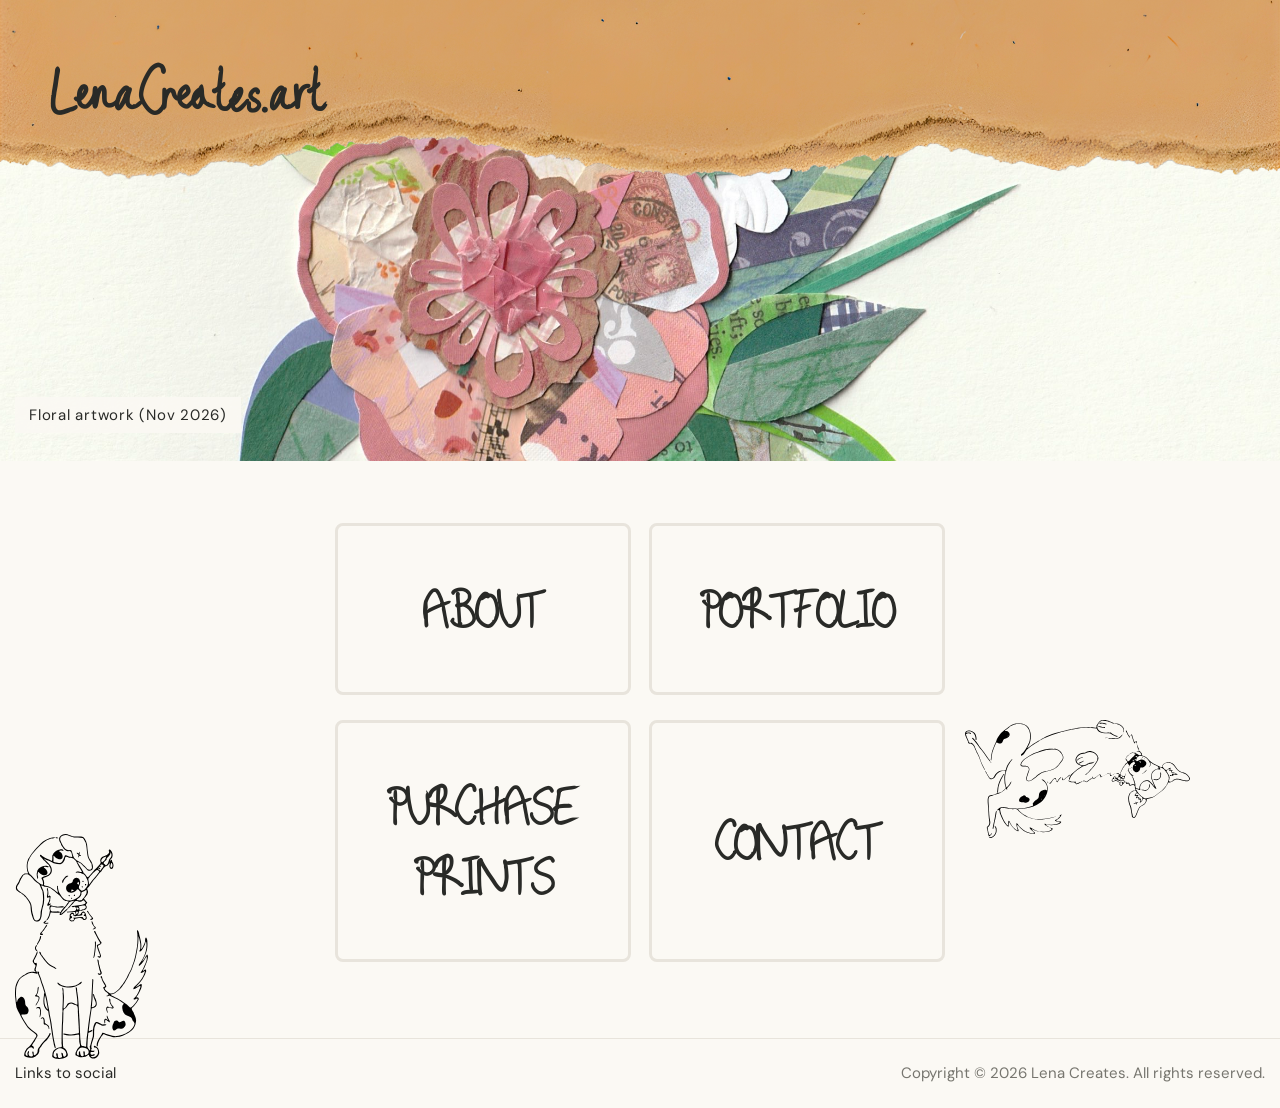
<file: index.html>
<!doctype html>
<html lang="en">
  <head>
    <meta charset="UTF-8" />
    <meta name="viewport" content="width=device-width, initial-scale=1.0" />
    <meta name="theme-color" content="#f8f6f1" />
    <meta
      name="description"
      content="Explore original artwork and prints by Lena Creates."
    />
    <title>LenaCreates.art</title>
    <link rel="stylesheet" href="styles.css" />
  </head>
  <body>
    <header class="header home-header">
      <a class="brand" href="index.html" aria-label="Lena Creates home"
        >LenaCreates<span class="brand-dot">.</span>art</a
      >
    </header>

    <main>
      <section class="home-gallery" aria-label="Image gallery">
        <img src="images/centrepiece.jpg" alt="Floral paper collage artwork" />
        <span class="gallery-label">Floral artwork (Nov 2026)</span>
      </section>

      <section class="home-links" aria-label="Explore the site">
        <a class="home-card" href="about/index.html">ABOUT</a>
        <a class="home-card" href="portfolio/index.html">PORTFOLIO</a>
        <a class="home-card" href="shop/index.html">PURCHASE PRINTS</a>

        <div class="home-card-wrapper">
          <img
            class="home-card-image"
            src="images/Belly Rubs.svg"
            alt="Piper the dog laying on her back, ready for belly rubs"
          />
          <a class="home-card" href="contact/index.html">CONTACT</a>
        </div>
      </section>
    </main>

    <div class="empty-space"></div>

    <footer class="footer">
      <img
        class="footer-logo"
        src="images/Piper Paints.svg"
        alt="Piper the dog with a paintbrush in her mouth"
      />
      <span class="footer-social">Links to social</span>
      <span>Copyright © 2026 Lena Creates. All rights reserved.</span>
    </footer>
  </body>
</html>
</file>
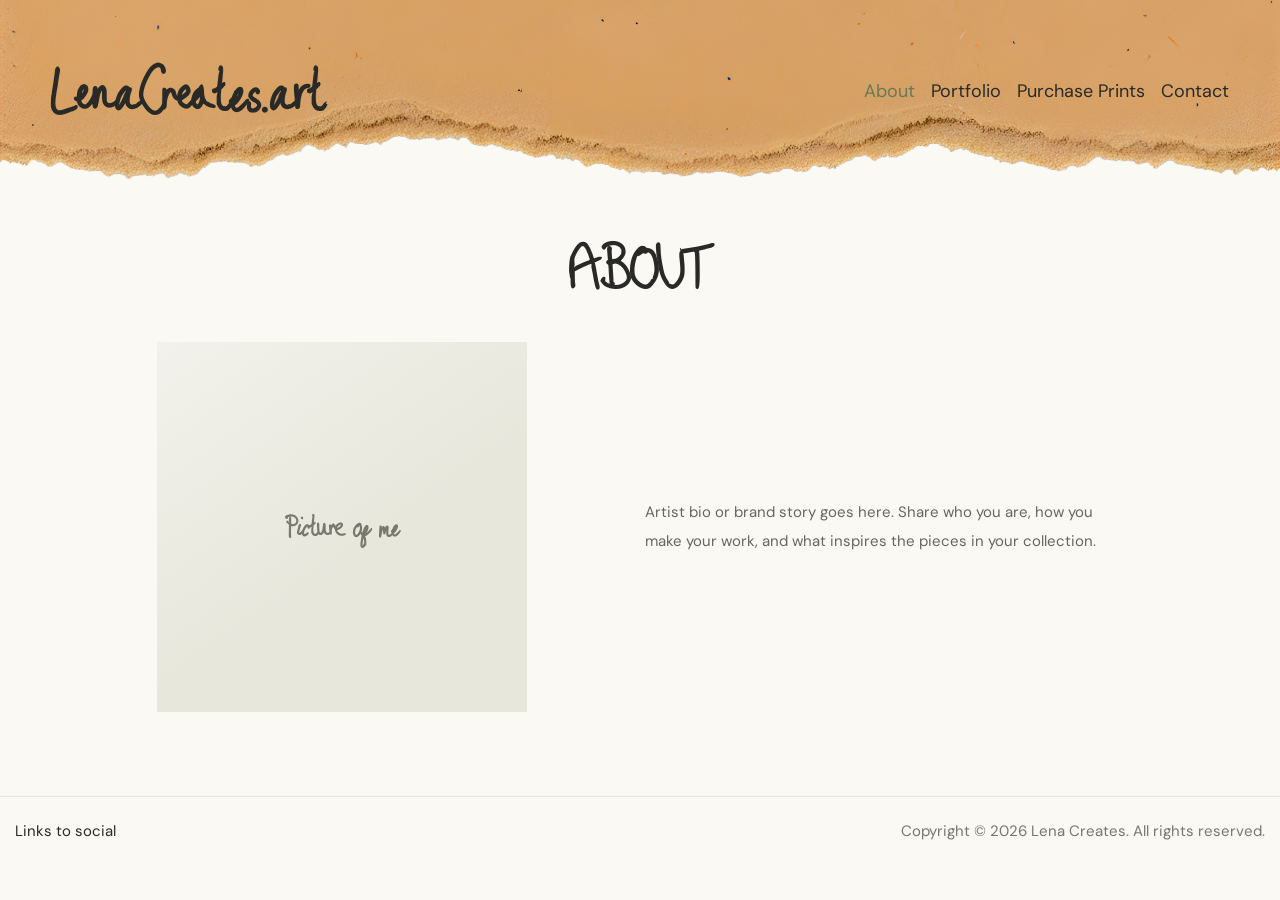
<file: about/index.html>
<!doctype html>
<html lang="en">
  <head>
    <meta charset="UTF-8" />
    <meta name="viewport" content="width=device-width, initial-scale=1.0" />
    <meta name="theme-color" content="#f8f6f1" />
    <title>About | LenaCreates.art</title>
    <link rel="stylesheet" href="../styles.css" />
  </head>
  <body>
    <header class="header">
      <a class="brand" href="../index.html" aria-label="Lena Creates home"
        >LenaCreates<span class="brand-dot">.</span>art</a
      >
      <nav class="nav" aria-label="Main navigation">
        <a href="index.html" aria-current="page">About</a>
        <a href="../portfolio/index.html">Portfolio</a>
        <a href="../shop/index.html">Purchase Prints</a>
        <a href="../contact/index.html">Contact</a>
      </nav>
    </header>

    <main>
      <section class="page-main">
        <div class="page-heading">
          <h1 class="page-title">ABOUT</h1>
        </div>
        <div class="story-layout">
          <div class="portrait-placeholder">Picture of me</div>
          <div class="story-copy">
            <p>
              Artist bio or brand story goes here. Share who you are, how you
              make your work, and what inspires the pieces in your collection.
            </p>
          </div>
        </div>
      </section>
    </main>

    <footer class="footer">
      <span class="footer-social">Links to social</span>
      <span>Copyright © 2026 Lena Creates. All rights reserved.</span>
    </footer>
  </body>
</html>
</file>
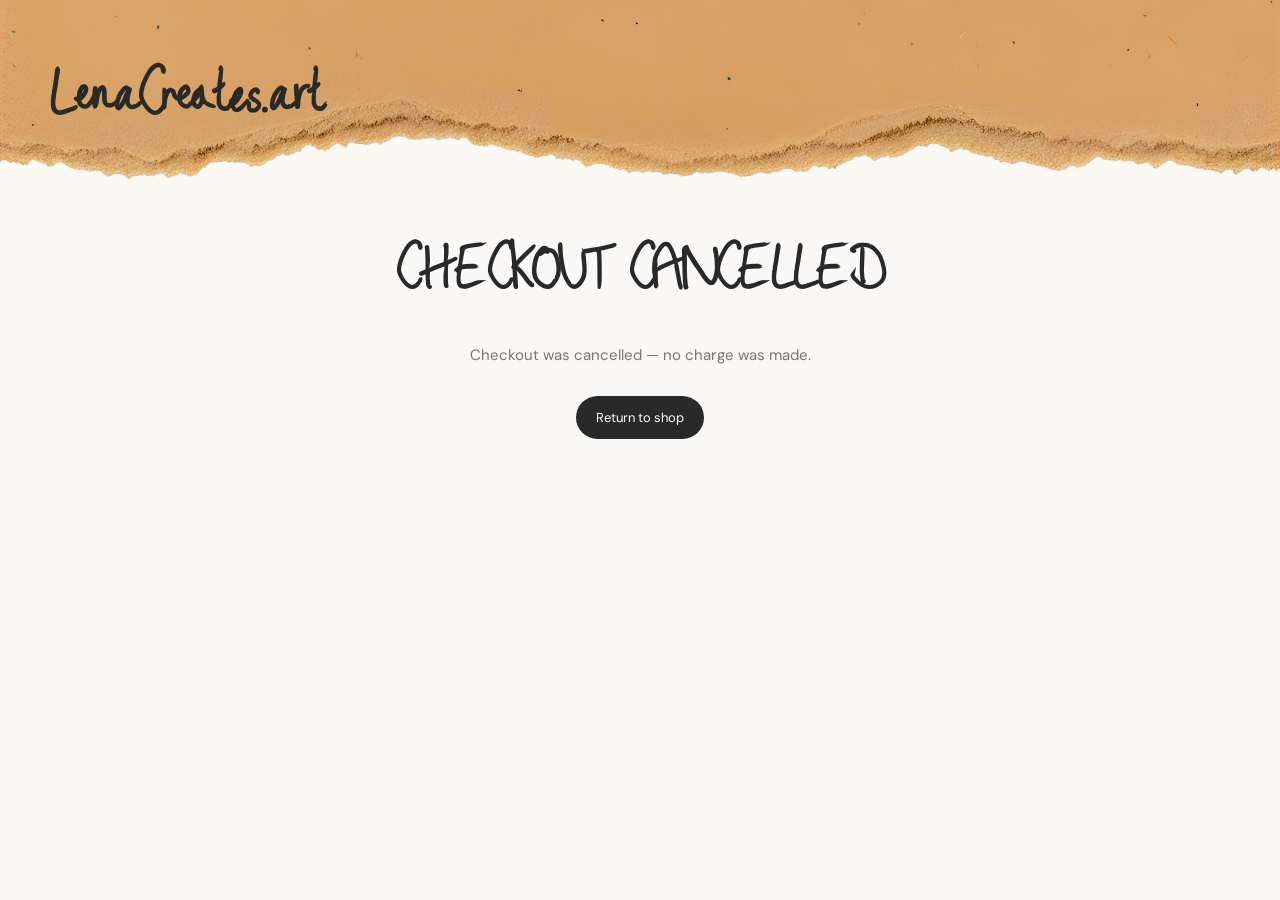
<file: cancelled/index.html>
<!doctype html>
<html lang="en">
  <head>
    <meta charset="UTF-8" />
    <meta name="viewport" content="width=device-width, initial-scale=1.0" />
    <meta name="theme-color" content="#f8f6f1" />
    <title>Checkout Cancelled | LenaCreates.art</title>
    <link rel="stylesheet" href="../styles.css" />
  </head>
  <body>
    <header class="header">
      <a class="brand" href="../index.html" aria-label="Lena Creates home"
        >LenaCreates<span class="brand-dot">.</span>art</a
      >
    </header>
    <main class="page-main">
      <div class="page-heading">
        <h1 class="page-title">CHECKOUT CANCELLED</h1>
      </div>
      <section class="checkout-result">
        <p>Checkout was cancelled — no charge was made.</p>
        <a class="primary" href="../shop/">Return to shop</a>
      </section>
    </main>
  </body>
</html>
</file>
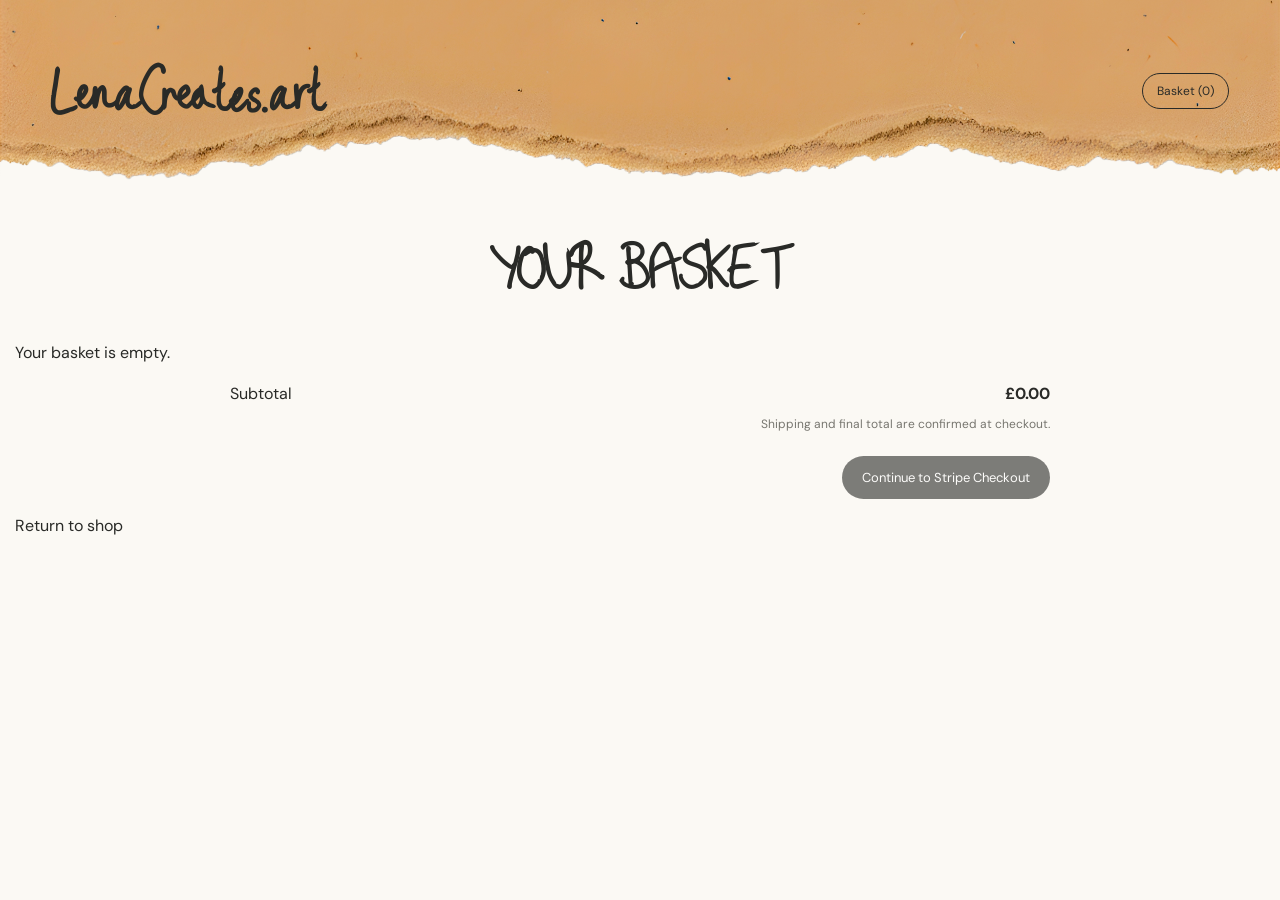
<file: checkout/index.html>
<!doctype html>
<html lang="en">
  <head>
    <meta charset="UTF-8" />
    <meta name="viewport" content="width=device-width, initial-scale=1.0" />
    <meta name="theme-color" content="#f8f6f1" />
    <title>Checkout | LenaCreates.art</title>
    <link rel="stylesheet" href="../styles.css" />
  </head>
  <body>
    <header class="header">
      <a class="brand" href="../index.html" aria-label="Lena Creates home"
        >LenaCreates<span class="brand-dot">.</span>art</a
      >
      <a class="cart" id="cart-btn" href="index.html">
        Basket (<span id="cart-count">0</span>)
      </a>
    </header>
    <main class="page-main">
      <div class="page-heading">
        <h1 class="page-title">YOUR BASKET</h1>
      </div>
      <p id="checkout-status" role="status" aria-live="polite"></p>
      <div id="cart-items" class="cart-items"></div>
      <div class="cart-summary">
        <p>Subtotal <strong id="cart-subtotal">£0.00</strong></p>
        <p id="shipping-note">Shipping and final total are confirmed at checkout.</p>
        <button id="checkout-button" class="primary" type="button" disabled>
          Continue to Stripe Checkout
        </button>
      </div>
      <p><a href="../shop/index.html">Return to shop</a></p>
    </main>
    <script src="../store.js" defer></script>
    <script src="checkout.js" defer></script>
    <script src="../script.js" defer></script>
  </body>
</html>
</file>
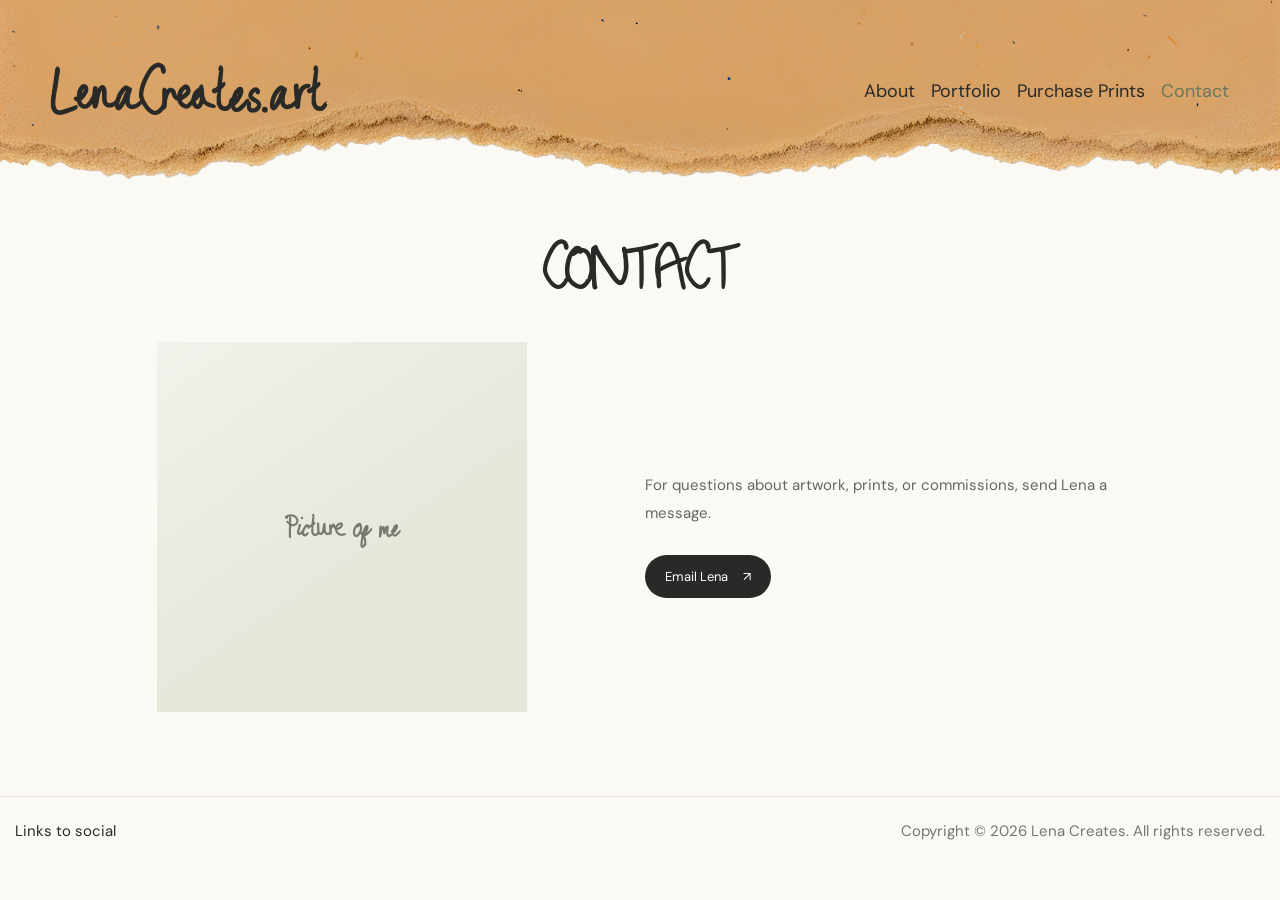
<file: contact/index.html>
<!doctype html>
<html lang="en">
  <head>
    <meta charset="UTF-8" />
    <meta name="viewport" content="width=device-width, initial-scale=1.0" />
    <meta name="theme-color" content="#f8f6f1" />
    <title>Contact | LenaCreates.art</title>
    <link rel="stylesheet" href="../styles.css" />
  </head>
  <body>
    <header class="header">
      <a class="brand" href="../index.html" aria-label="Lena Creates home"
        >LenaCreates<span class="brand-dot">.</span>art</a
      >
      <nav class="nav" aria-label="Main navigation">
        <a href="../about/index.html">About</a>
        <a href="../portfolio/index.html">Portfolio</a>
        <a href="../shop/index.html">Purchase Prints</a>
        <a href="index.html" aria-current="page">Contact</a>
      </nav>
    </header>

    <main>
      <section class="page-main">
        <div class="page-heading">
          <h1 class="page-title">CONTACT</h1>
        </div>
        <div class="story-layout">
          <div class="portrait-placeholder">Picture of me</div>
          <div class="contact-copy">
            <p>
              For questions about artwork, prints, or commissions, send Lena a
              message.
            </p>
            <a class="primary" href="mailto:info@lenacreates.art">
              Email Lena <span aria-hidden="true">↗</span>
            </a>
          </div>
        </div>
      </section>
    </main>

    <footer class="footer">
      <span class="footer-social">Links to social</span>
      <span>Copyright © 2026 Lena Creates. All rights reserved.</span>
    </footer>
  </body>
</html>
</file>
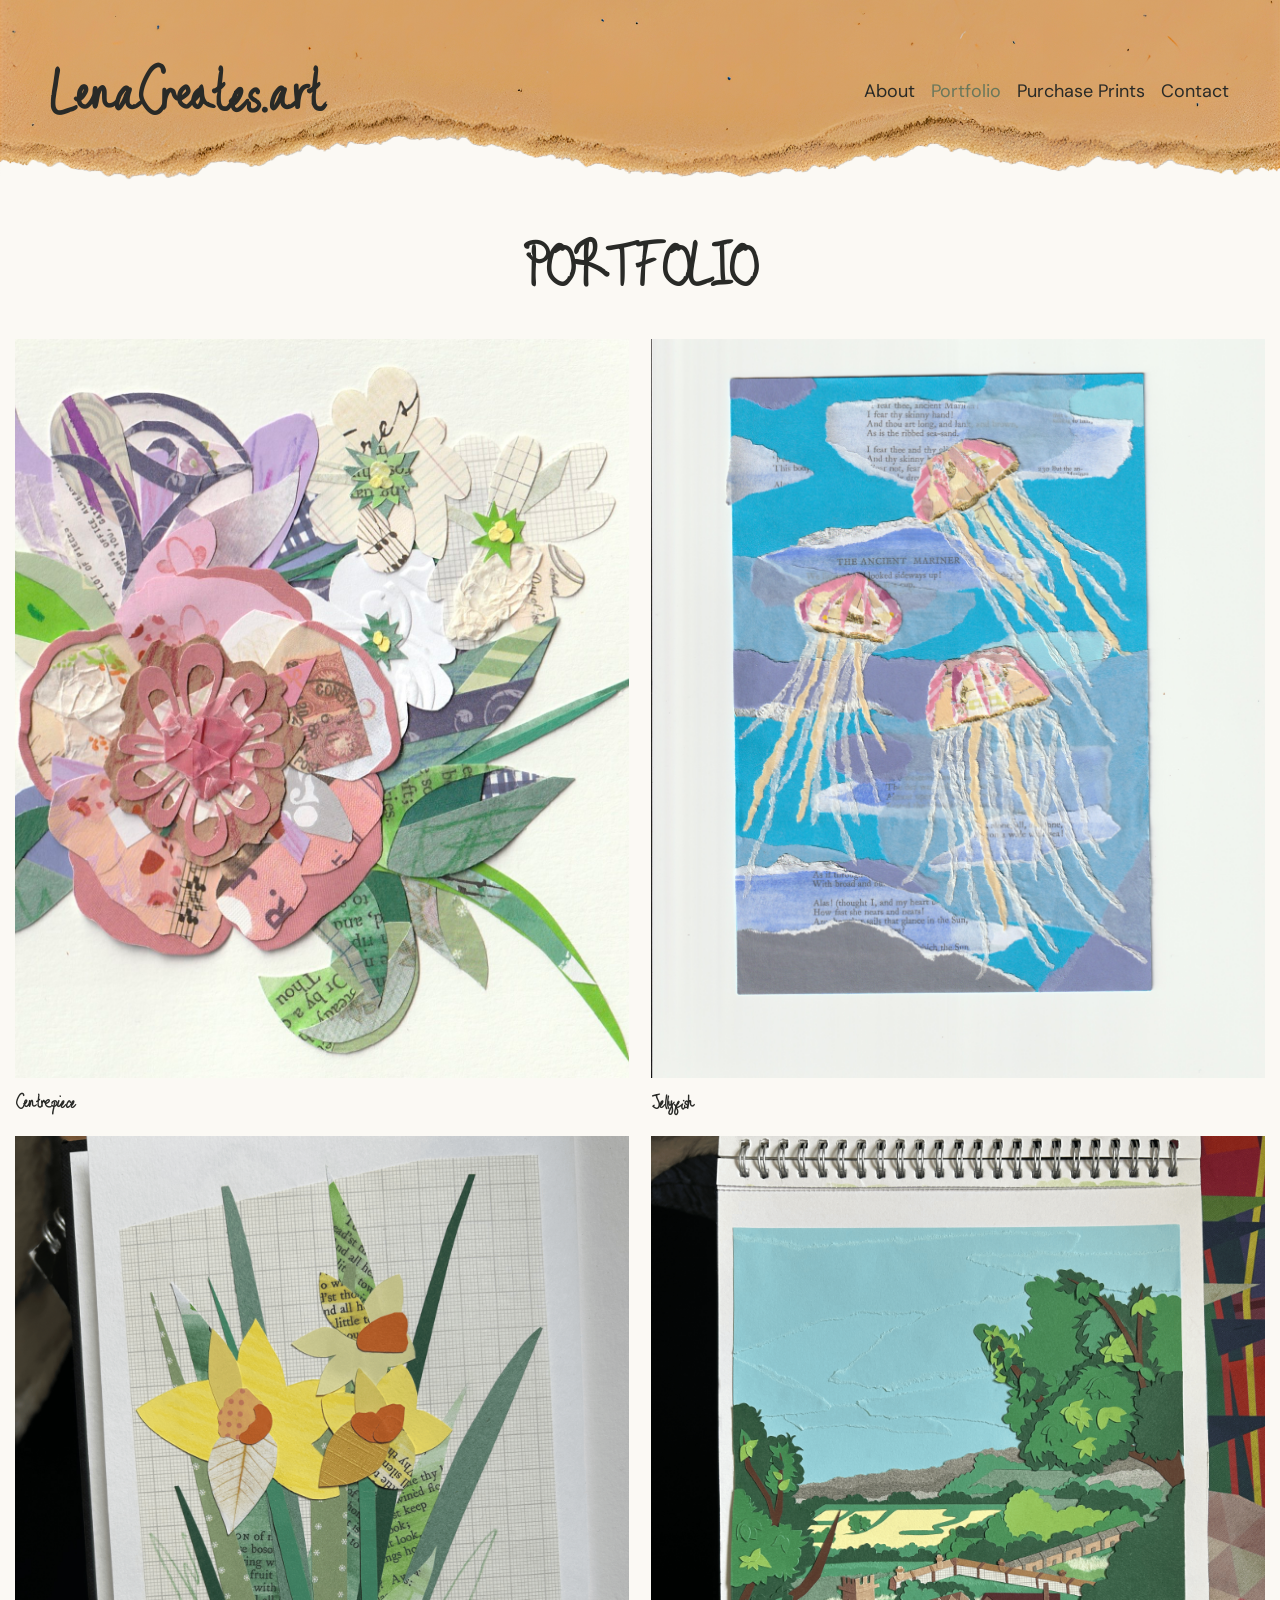
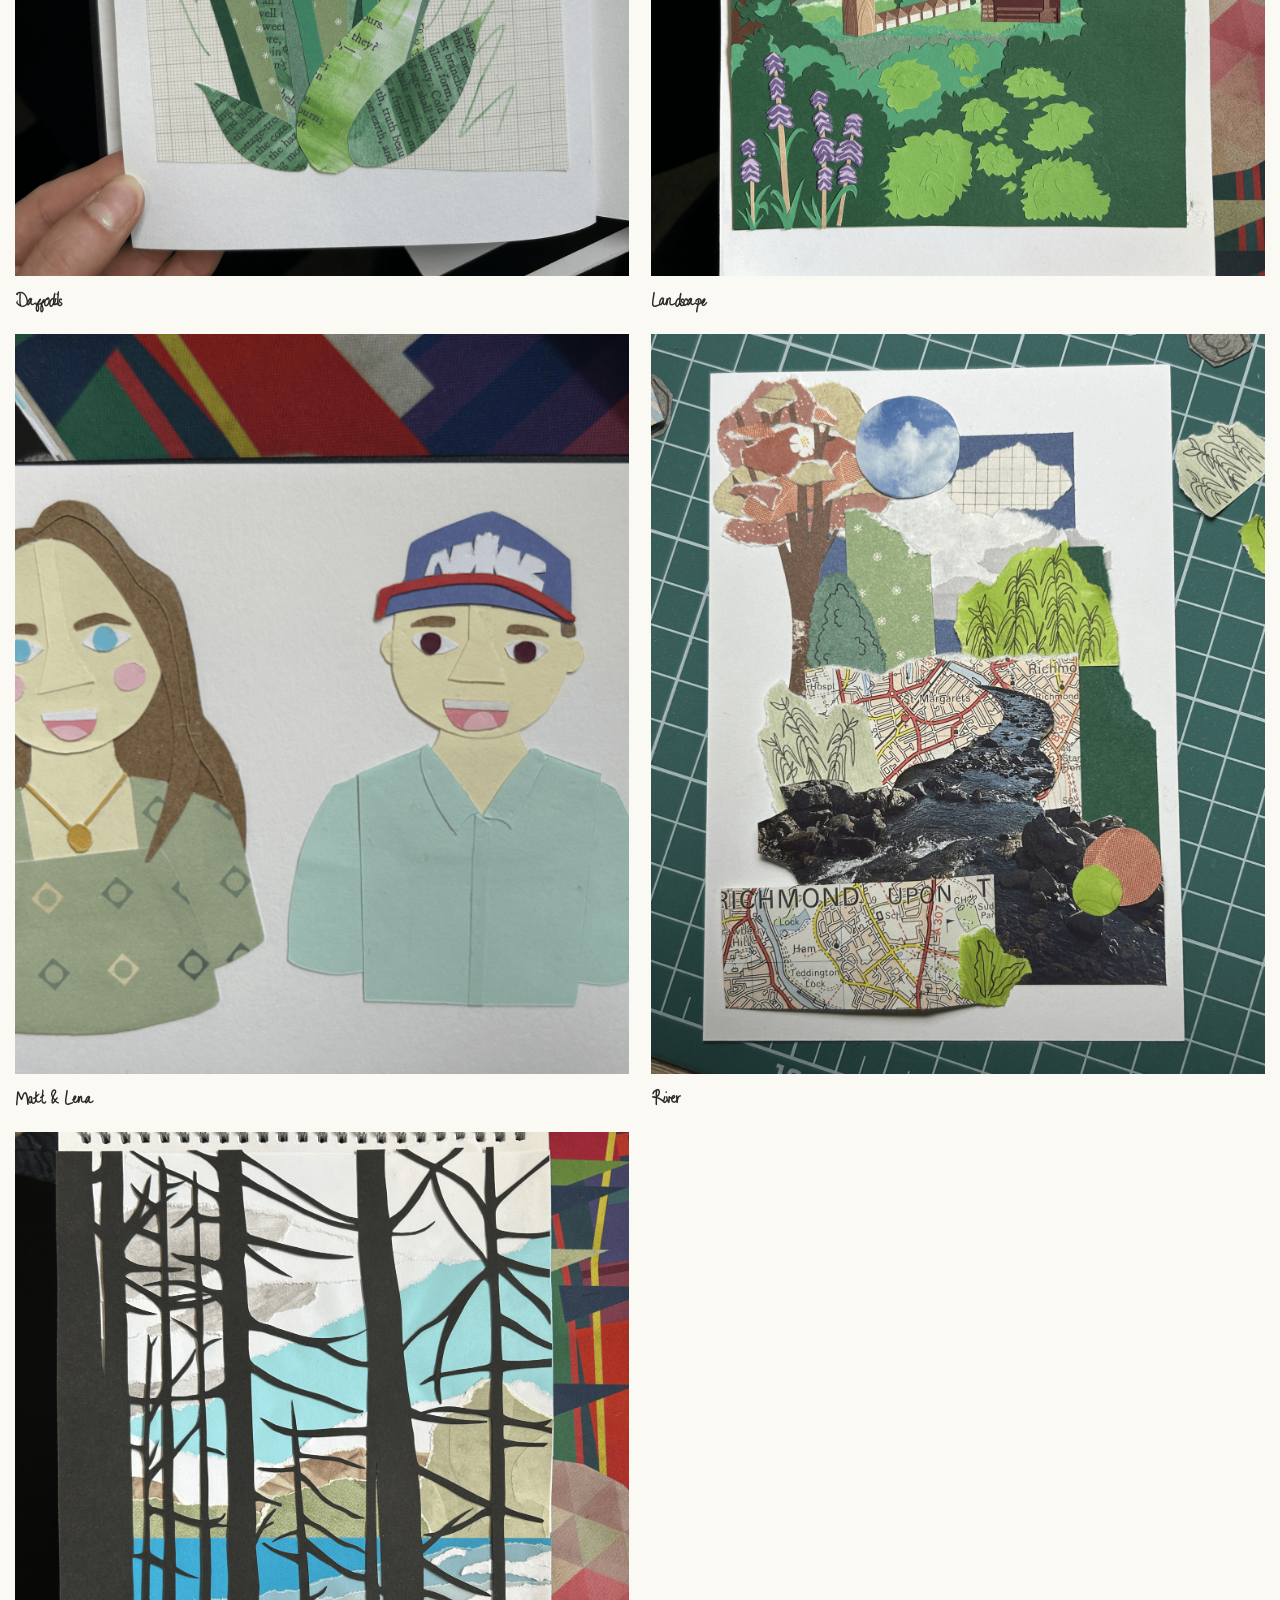
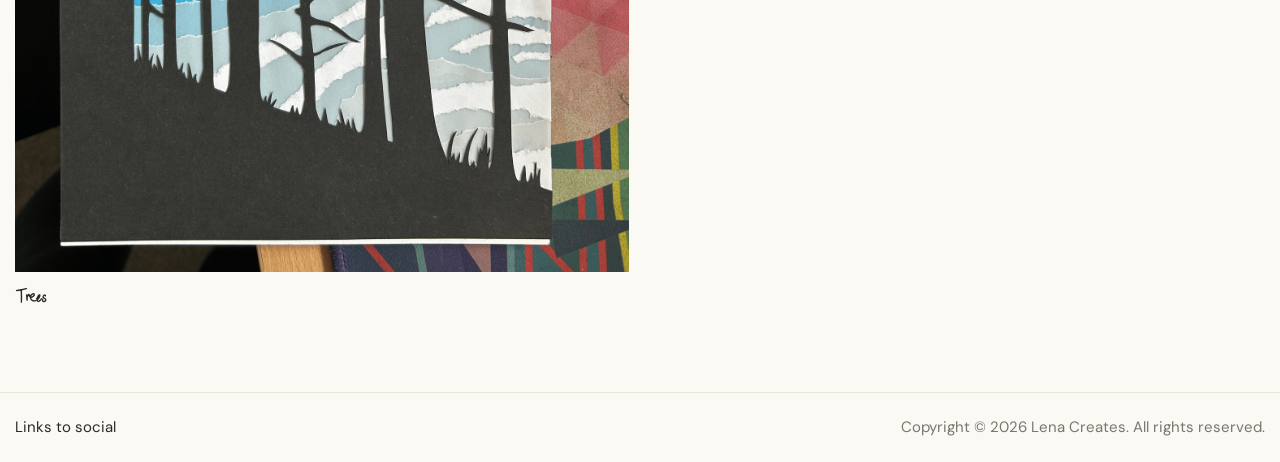
<file: portfolio/index.html>
<!doctype html>
<html lang="en">
  <head>
    <meta charset="UTF-8" />
    <meta name="viewport" content="width=device-width, initial-scale=1.0" />
    <meta name="theme-color" content="#f8f6f1" />
    <title>Portfolio | LenaCreates.art</title>
    <link rel="stylesheet" href="../styles.css" />
  </head>
  <body>
    <header class="header">
      <a class="brand" href="../index.html" aria-label="Lena Creates home"
        >LenaCreates<span class="brand-dot">.</span>art</a
      >
      <nav class="nav" aria-label="Main navigation">
        <a href="../about/index.html">About</a>
        <a href="index.html" aria-current="page">Portfolio</a>
        <a href="../shop/index.html">Purchase Prints</a>
        <a href="../contact/index.html">Contact</a>
      </nav>
    </header>

    <main>
      <section class="page-main portfolio-main">
        <div class="page-heading">
          <h1 class="page-title">PORTFOLIO</h1>
        </div>
        <div class="portfolio-grid">
          <figure class="portfolio-item">
            <img
              src="../images/centrepiece.jpg"
              alt="Floral paper collage artwork"
            />
            <figcaption>Centrepiece</figcaption>
          </figure>
          <figure class="portfolio-item">
            <img
              src="../images/Jellyfish.png"
              alt="Jellyfish paper collage artwork"
            />
            <figcaption>Jellyfish</figcaption>
          </figure>
          <figure class="portfolio-item">
            <img
              src="../images/Daffodils.png"
              alt="Daffodils paper collage artwork"
            />
            <figcaption>Daffodils</figcaption>
          </figure>
          <figure class="portfolio-item">
            <img
              src="../images/Landscape.png"
              alt="Landscape paper collage artwork"
            />
            <figcaption>Landscape</figcaption>
          </figure>
          <figure class="portfolio-item">
            <img
              src="../images/Matt_Lena.png"
              alt="Matt & Lena paper collage artwork"
            />
            <figcaption>Matt & Lena</figcaption>
          </figure>
          <figure class="portfolio-item">
            <img src="../images/River.png" alt="River paper collage artwork" />
            <figcaption>River</figcaption>
          </figure>
          <figure class="portfolio-item">
            <img src="../images/Trees.png" alt="Trees paper collage artwork" />
            <figcaption>Trees</figcaption>
          </figure>
        </div>
      </section>
    </main>

    <footer class="footer">
      <span class="footer-social">Links to social</span>
      <span>Copyright © 2026 Lena Creates. All rights reserved.</span>
    </footer>
  </body>
</html>
</file>
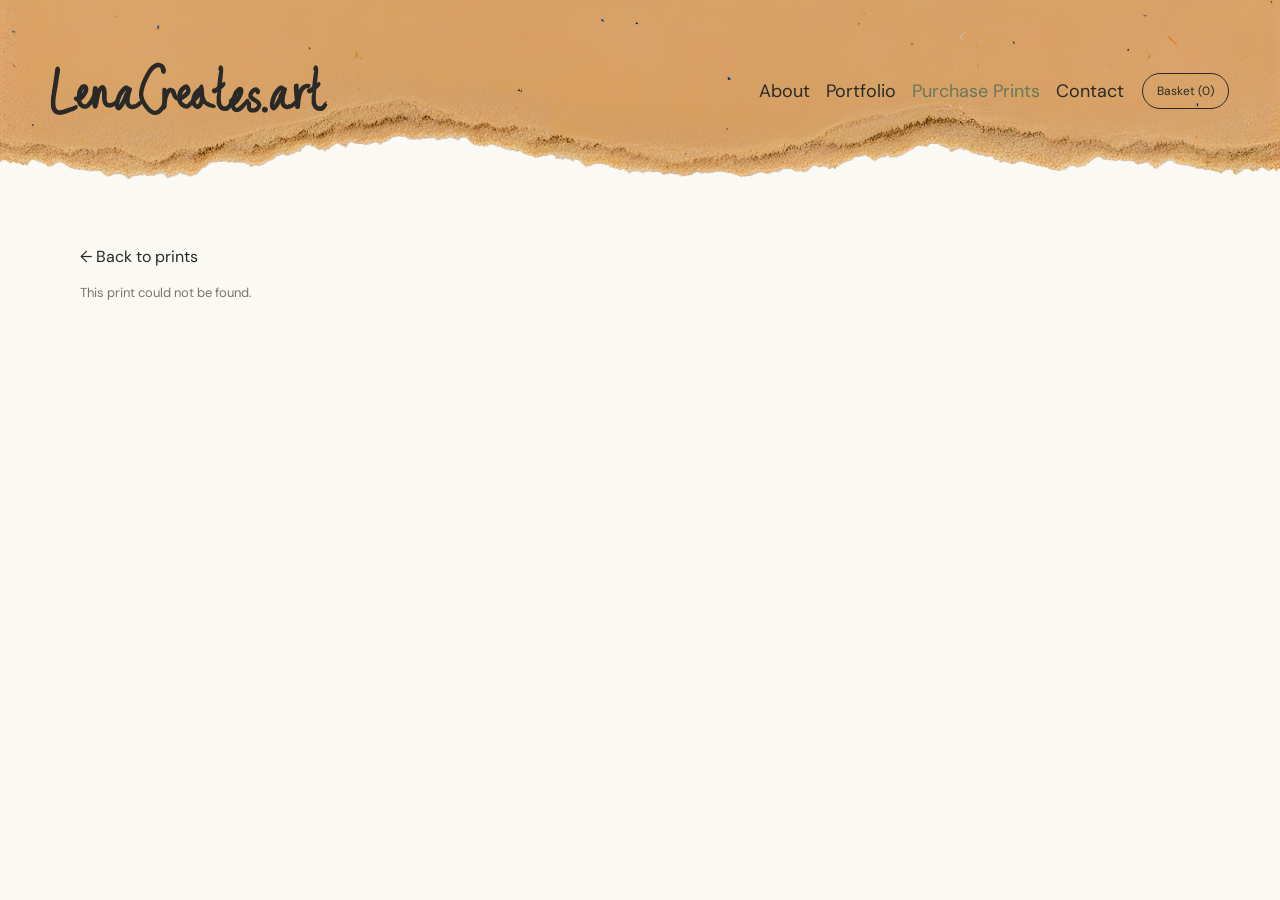
<file: product/index.html>
<!doctype html>
<html lang="en">
  <head>
    <meta charset="UTF-8" />
    <meta name="viewport" content="width=device-width, initial-scale=1.0" />
    <meta name="theme-color" content="#f8f6f1" />
    <title>Print | LenaCreates.art</title>
    <link rel="stylesheet" href="../styles.css" />
    <script src="../store.js" defer></script>
    <script src="product.js" defer></script>
    <script src="../script.js" defer></script>
  </head>
  <body>
    <header class="header">
      <a class="brand" href="../index.html" aria-label="Lena Creates home"
        >LenaCreates<span class="brand-dot">.</span>art</a
      >
      <div class="header-right">
        <nav class="nav" aria-label="Main navigation">
          <a href="../about/index.html">About</a>
          <a href="../portfolio/index.html">Portfolio</a>
          <a href="../shop/index.html" aria-current="page">Purchase Prints</a>
          <a href="../contact/index.html">Contact</a>
        </nav>
        <a class="cart" id="cart-btn" href="../checkout/index.html">
          Basket (<span id="cart-count">0</span>)
        </a>
      </div>
    </header>
    <main class="page-main product-detail-main">
      <p><a href="../shop/index.html">← Back to prints</a></p>
      <p id="product-status" role="status" aria-live="polite"></p>
      <section id="product-detail" class="product-detail hidden">
        <div class="product-detail-image-wrap">
          <img id="product-image" class="product-detail-image" alt="" />
        </div>
        <div class="product-detail-info">
          <p id="product-description" class="product-meta"></p>
          <h1 id="product-name" class="page-title"></h1>
          <p id="product-price" class="product-detail-price"></p>
          <p id="product-availability" class="product-detail-availability"></p>
          <button id="add-to-cart" class="primary" type="button">
            Add to basket
          </button>
          <p><a href="../checkout/index.html">View basket</a></p>
        </div>
      </section>
    </main>
    <div class="toast" id="toast" role="status" aria-live="polite"></div>
  </body>
</html>
</file>
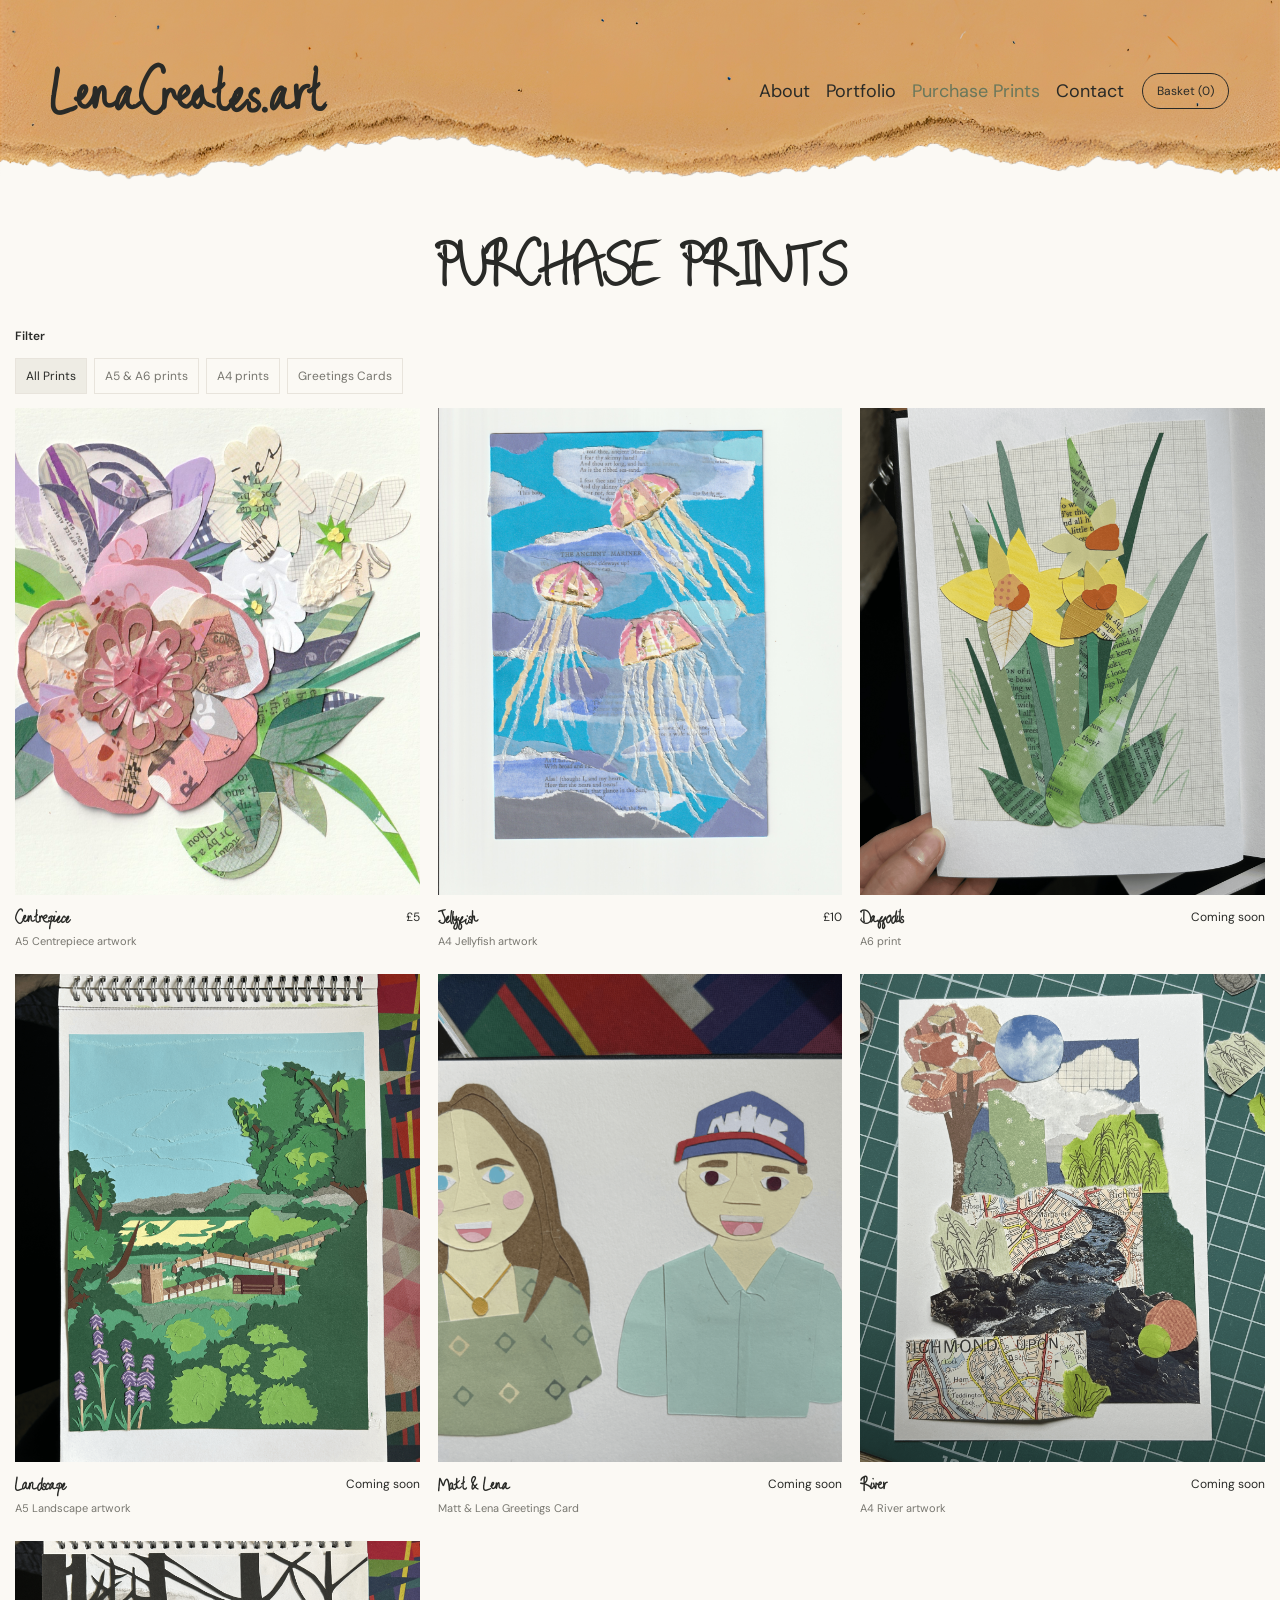
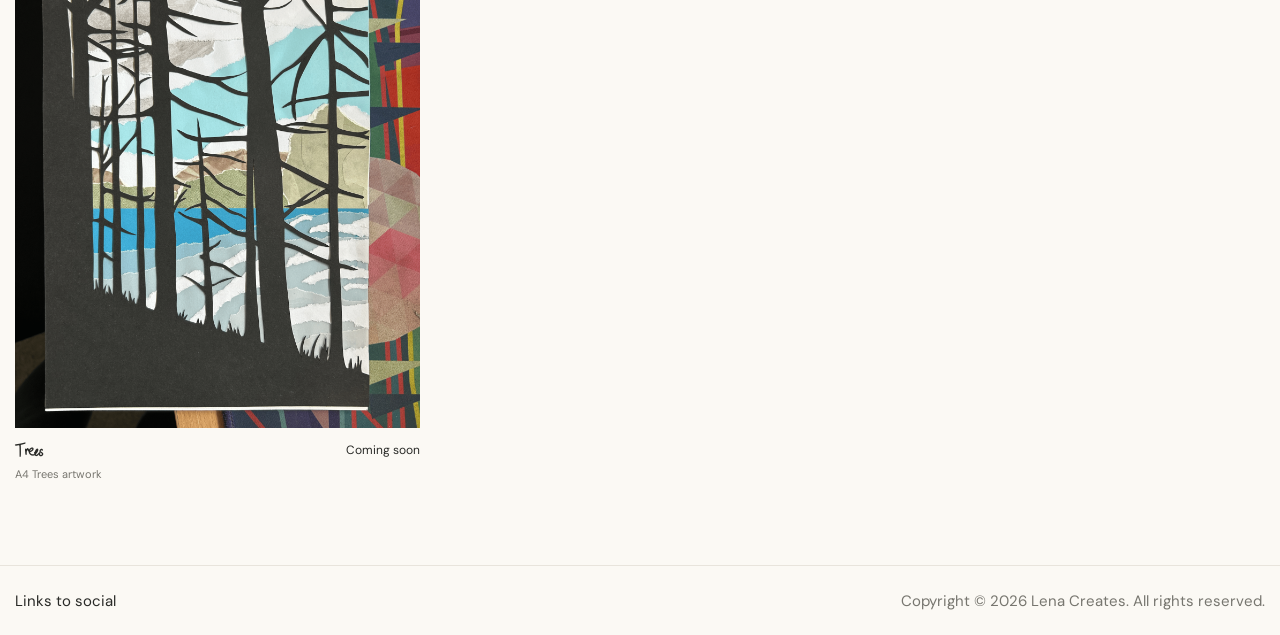
<file: shop/index.html>
<!doctype html>
<html lang="en">
  <head>
    <meta charset="UTF-8" />
    <meta name="viewport" content="width=device-width, initial-scale=1.0" />
    <meta name="theme-color" content="#f8f6f1" />
    <title>Purchase Prints | LenaCreates.art</title>
    <link rel="stylesheet" href="../styles.css" />
  </head>
  <body>
    <header class="header">
      <a class="brand" href="../index.html" aria-label="Lena Creates home"
        >LenaCreates<span class="brand-dot">.</span>art</a
      >
      <div class="header-right">
        <nav class="nav" aria-label="Main navigation">
          <a href="../about/index.html">About</a>
          <a href="../portfolio/index.html">Portfolio</a>
          <a href="index.html" aria-current="page">Purchase Prints</a>
          <a href="../contact/index.html">Contact</a>
        </nav>
        <a class="cart" id="cart-btn" href="../checkout/index.html">
          Basket (<span id="cart-count">0</span>)
        </a>
      </div>
    </header>

    <main>
      <section class="page-main shop-main" id="shop">
        <div class="page-heading shop-heading">
          <h1 class="page-title">PURCHASE PRINTS</h1>
        </div>
        <div class="shop-layout">
          <aside class="filter-sidebar" aria-label="Filter prints">
            <h2>Filter</h2>
            <div class="filters">
              <button class="filter active" type="button" data-filter="all">
                All Prints
              </button>
              <button class="filter" type="button" data-filter="small">
                A5 &amp; A6 prints
              </button>
              <button class="filter" type="button" data-filter="A4">
                A4 prints
              </button>
              <button class="filter" type="button" data-filter="card">
                Greetings Cards
              </button>
            </div>
          </aside>
          <div class="shop-grid" id="prints"></div>
        </div>
      </section>
    </main>

    <footer class="footer">
      <span class="footer-social">Links to social</span>
      <span>Copyright © 2026 Lena Creates. All rights reserved.</span>
    </footer>
    <div class="toast" id="toast" role="status" aria-live="polite"></div>
    <script src="../store.js" defer></script>
    <script src="shop.js" defer></script>
    <script src="../script.js" defer></script>
  </body>
</html>
</file>
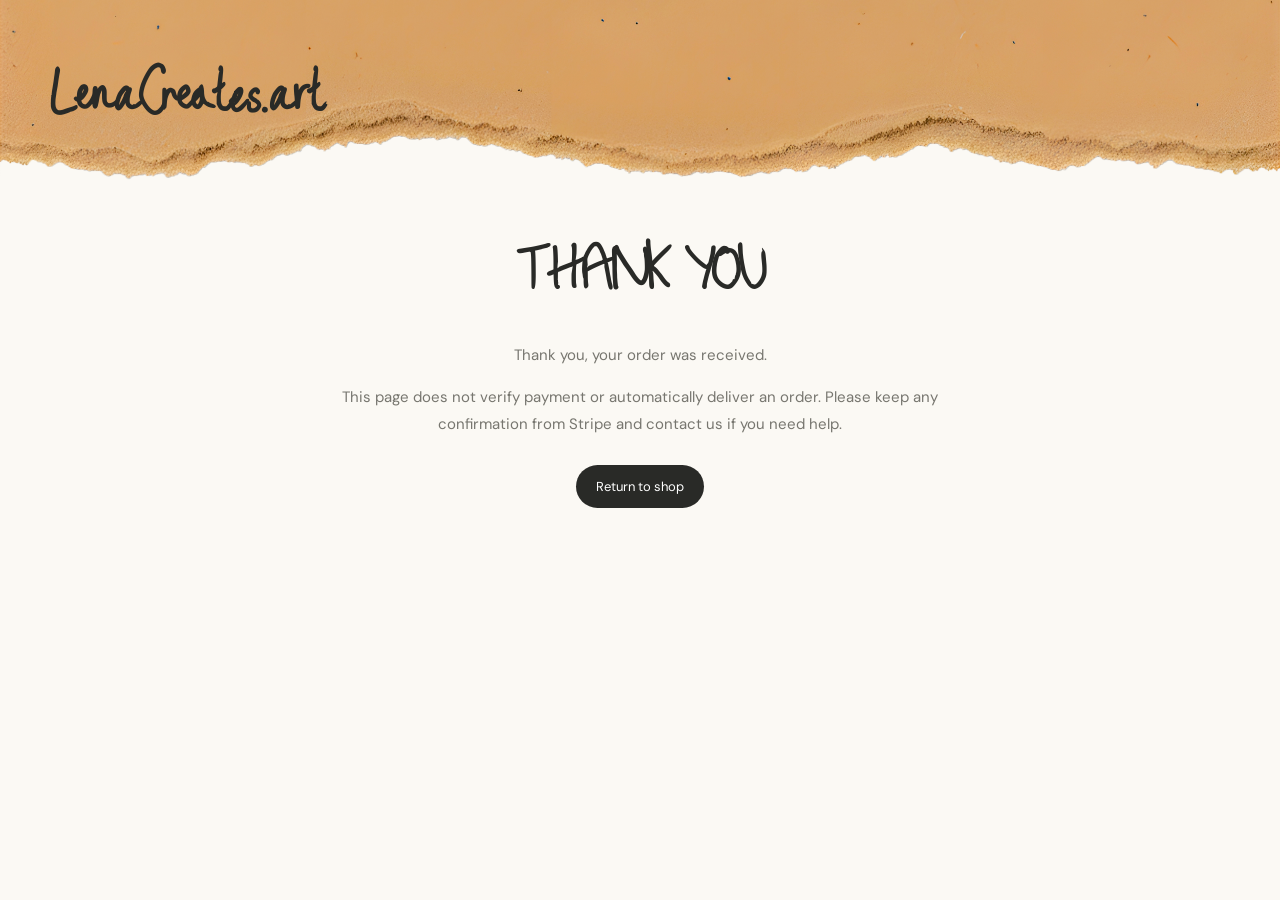
<file: success/index.html>
<!doctype html>
<html lang="en">
  <head>
    <meta charset="UTF-8" />
    <meta name="viewport" content="width=device-width, initial-scale=1.0" />
    <meta name="theme-color" content="#f8f6f1" />
    <title>Thank You | LenaCreates.art</title>
    <link rel="stylesheet" href="../styles.css" />
  </head>
  <body>
    <header class="header">
      <a class="brand" href="../index.html" aria-label="Lena Creates home"
        >LenaCreates<span class="brand-dot">.</span>art</a
      >
    </header>
    <main class="page-main">
      <div class="page-heading">
        <h1 class="page-title">THANK YOU</h1>
      </div>
      <section class="checkout-result">
        <p>Thank you, your order was received.</p>
        <p>
          This page does not verify payment or automatically deliver an order.
          Please keep any confirmation from Stripe and contact us if you need
          help.
        </p>
        <a class="primary" href="../shop/">Return to shop</a>
      </section>
    </main>
  </body>
</html>
</file>
<file: styles.css>
@import url("https://fonts.googleapis.com/css2?family=Caveat:wght@500;600;700&family=DM+Sans:wght@400;500;600;700&display=swap");

@font-face {
  font-family: "LenaCreates1";
  src: url("font/Lena%20Creates%201.ttf") format("truetype");
  font-weight: 400;
  font-style: normal;
}

:root {
  --paper: #fbf9f4;
  --ink: #292a27;
  --muted: #77766f;
  --line: #e8e4dc;
  --accent: #c97760;
  --green: #69775b;
  --hand: "LenaCreates1", "Caveat", "Segoe Print", cursive;
  --sans: "DM Sans", Arial, sans-serif;
  --home-content-max-width: 1280px;
  --inline-padding: 20px;
  --block-padding: 4%;
  --home-grid-gap: 24px;
  --logo-height: 250px;
  --bold: 600;
  --logo-font-size: 5em;
}

* {
  box-sizing: border-box;
}

html {
  scroll-behavior: smooth;
}

body {
  margin: 0;
  background: var(--paper);
  color: var(--ink);
  font-family: var(--sans);
  -webkit-font-smoothing: antialiased;
}

a {
  color: inherit;
  text-decoration: none;
}

button {
  color: inherit;
  font: inherit;
}

.header {
  padding: var(--block-padding);
  display: flex;
  align-items: center;
  justify-content: space-between;
  gap: 24px;
  border-bottom: 0;
  position: relative;
  z-index: 2;
  background-image: url(/images/paper_background.png);
  background-repeat: repeat;
  background-position: bottom;
  background-size: cover;
}

.home-header {
  margin-bottom: calc(-1 * (2 * var(--block-padding) + var(--logo-font-size)));
}

.brand {
  font: var(--bold) 38px/1 var(--hand);
  font-size: var(--logo-font-size);
  white-space: nowrap;
}

.brand-dot {
  margin-inline: 4px;
  font-size: 1em;
}

.nav {
  display: flex;
  align-items: center;
  justify-content: flex-end;
  gap: clamp(17px, 3vw, 42px);
  font-size: 13px;
}

.nav a,
.footer a {
  transition: color 0.2s ease;
  font-size: 20px;
}

.nav a:hover,
.nav a[aria-current="page"],
.footer a:hover {
  color: var(--green);
}

.header-right {
  display: flex;
  align-items: center;
  gap: 18px;
}

.cart {
  border: 1px solid var(--ink);
  background: transparent;
  border-radius: 99px;
  padding: 9px 14px;
  font-size: 12px;
  cursor: pointer;
}

.cart:hover {
  background: var(--ink);
  color: white;
}

.cart.hidden {
  display: none;
}

.home-gallery {
  position: relative;
  height: 36vw;
  min-height: 220px;
}

.home-gallery img {
  width: 100%;
  height: 100%;
  object-fit: cover;
}

.gallery-label {
  position: absolute;
  z-index: 1;
  left: var(--inline-padding);
  bottom: 28px;
  padding: 8px 14px;
  background: rgba(251, 249, 244, 0.92);
  font-size: 15px;
  letter-spacing: 0.05em;
}

.home-card {
  display: flex;
  align-items: center;
  justify-content: center;
  text-align: center;
  padding: 3rem 2rem;
  border-radius: 8px;
  background: var(--paper);
  border: 3px solid var(--line);
  font: 4em var(--hand);
  font-weight: bold;
}

.home-links {
  box-sizing: border-box;
  width: 100%;
  max-width: var(--home-content-max-width);
  margin: 0 auto;
  padding: 62px var(--inline-padding) 76px;
  display: grid;
  grid-template-columns: repeat(4, minmax(0, 1fr));
  gap: var(--home-grid-gap);
  /* Distance between card and viewport edge */
  --home-image-space: max(
    var(--inline-padding),
    calc(50vw - var(--home-content-max-width) / 2)
  );
}

.home-card-wrapper {
  position: relative;
  display: flex;
}

.home-card-image {
  position: absolute;
  top: 0;
  right: calc(
    0px - min(var(--home-image-space), calc(var(--logo-height) + 20px))
  );
  width: var(--logo-height);
  object-fit: cover;
  border-radius: 8px;
  z-index: -1;
  pointer-events: none;
}

.home-card {
  width: 100%;
}

.page-title {
  margin: 0;
  font: var(--bold) clamp(48px, 7vw, 76px)/0.95 var(--hand);
  text-align: center;
}

.page-main {
  max-width: 1300px;
  margin: 0 auto;
  padding: 48px var(--inline-padding) 84px;
}

.page-heading {
  margin-bottom: 39px;
}

.story-layout {
  display: grid;
  grid-template-columns: minmax(240px, 0.78fr) minmax(300px, 1fr);
  align-items: center;
  gap: clamp(45px, 9vw, 120px);
  max-width: 970px;
  margin: 0 auto;
}

.portrait-placeholder {
  min-height: 370px;
  max-width: 100%;
  margin: 0 auto;
  aspect-ratio: 1;
  display: grid;
  place-items: center;
  padding: 24px;
  background:
    linear-gradient(145deg, rgba(255, 255, 255, 0.44), transparent 58%), #e8e7dc;
  color: #77796d;
  text-align: center;
  font: var(--bold) 39px/1 var(--hand);
}

.story-copy {
  max-width: 480px;
}

.story-copy p,
.contact-copy p {
  color: #66665f;
  font-size: 15px;
  line-height: 1.9;
}

.contact-copy .primary {
  display: inline-flex;
  align-items: center;
  gap: 15px;
  margin-top: 12px;
  padding: 13px 20px;
  border-radius: 99px;
  background: var(--ink);
  color: white;
  font-size: 13px;
}

.contact-copy .primary:hover {
  background: var(--green);
}

.portfolio-main {
  padding-top: 45px;
}

.category-list {
  display: grid;
  grid-template-columns: repeat(4, minmax(0, 1fr));
  gap: 16px;
  margin: 0 0 36px;
}

.category {
  padding: 13px 10px;
  border: 1px solid var(--line);
  text-align: center;
  font: var(--bold) 24px/1 var(--hand);
}

.portfolio-grid {
  display: grid;
  grid-template-columns: repeat(4, minmax(0, 1fr));
  gap: 22px;
}

.portfolio-item {
  margin: 0;
}

.portfolio-item img {
  display: block;
  width: 100%;
  aspect-ratio: 0.83;
  object-fit: cover;
  background: #eeece4;
}

.portfolio-item figcaption {
  padding: 11px 1px 0;
  font: var(--bold) 25px/1 var(--hand);
}

.shop-main {
  padding-top: 45px;
}

.shop-heading {
  margin-bottom: 27px;
}

.shop-layout {
  display: grid;
  grid-template-columns: 175px minmax(0, 1fr);
  gap: 34px;
}

.filter-sidebar h2 {
  margin: 1px 0 14px;
  font-size: 12px;
  font-weight: var(--bold);
}

.filters {
  display: flex;
  flex-direction: column;
  align-items: stretch;
  gap: 7px;
}

.filter {
  padding: 9px 10px;
  border: 0;
  background: transparent;
  text-align: left;
  color: var(--muted);
  font-size: 12px;
  cursor: pointer;
}

.filter.active,
.filter:hover {
  background: #eeece4;
  color: var(--ink);
}

.shop-grid {
  display: grid;
  grid-template-columns: repeat(4, minmax(0, 1fr));
  gap: 26px 18px;
}

.product {
  min-width: 0;
}

.product.hidden {
  display: none;
}

.product-image {
  display: block;
  overflow: hidden;
  background: #eeece4;
}

.product-artwork {
  display: block;
  width: 100%;
  aspect-ratio: 0.83;
  object-fit: cover;
  transition: transform 0.35s ease;
}

.product:hover .product-artwork {
  transform: scale(1.025);
}

.product-info {
  display: flex;
  justify-content: space-between;
  gap: 8px;
  padding-top: 10px;
}

.product-name {
  font: var(--bold) 24px/1 var(--hand);
}

.product-meta {
  margin-top: 5px;
  color: var(--muted);
  font-size: 11px;
}

.price {
  margin-top: 4px;
  font-size: 12px;
  white-space: nowrap;
}

.product-name:hover {
  color: var(--accent);
}

.product-detail-main {
  max-width: 1150px;
}

.product-detail {
  display: grid;
  grid-template-columns: minmax(0, 1.2fr) minmax(260px, 0.8fr);
  align-items: center;
  gap: clamp(32px, 7vw, 90px);
}

.product-detail.hidden {
  display: none;
}

.product-detail-image-wrap {
  min-height: 360px;
  display: grid;
  place-items: center;
  padding: 18px;
  background: #eeece4;
}

.product-detail-image {
  display: block;
  max-width: 100%;
  max-height: 72vh;
  object-fit: contain;
}

.product-detail-info .page-title {
  text-align: left;
}

.product-detail-price {
  margin: 20px 0 8px;
  font-size: 18px;
}

.product-detail-availability,
#product-status {
  color: var(--muted);
  font-size: 13px;
  line-height: 1.6;
}

.primary,
#checkout-button {
  display: inline-flex;
  align-items: center;
  justify-content: center;
  margin-top: 12px;
  padding: 13px 20px;
  border: 0;
  border-radius: 99px;
  background: var(--ink);
  color: white;
  font-size: 13px;
  cursor: pointer;
}

.primary:hover,
#checkout-button:not(:disabled):hover {
  background: var(--green);
}

.primary:disabled,
#checkout-button:disabled {
  cursor: not-allowed;
  opacity: 0.6;
}

.cart-items {
  max-width: 820px;
  margin: 0 auto;
}

.cart-item {
  display: grid;
  grid-template-columns: 90px minmax(0, 1fr) auto;
  align-items: center;
  gap: 18px;
  padding: 18px 0;
  border-bottom: 1px solid var(--line);
}

.cart-item img {
  width: 90px;
  height: 100px;
  object-fit: cover;
  background: #eeece4;
}

.cart-item-details h2 {
  margin: 0;
  font: var(--bold) 25px/1 var(--hand);
}

.cart-item-details p {
  margin: 8px 0 0;
  color: var(--muted);
  font-size: 12px;
}

.cart-quantity {
  display: flex;
  align-items: center;
  gap: 11px;
}

.cart-quantity button {
  width: 32px;
  height: 32px;
  border: 1px solid var(--line);
  border-radius: 50%;
  background: transparent;
  cursor: pointer;
}

.cart-quantity button:hover {
  background: #eeece4;
}

.cart-summary {
  max-width: 820px;
  margin: 20px auto 0;
  text-align: right;
}

.cart-summary > p:first-child {
  display: flex;
  justify-content: space-between;
  margin-bottom: 5px;
}

.cart-summary > p:nth-child(2) {
  color: var(--muted);
  font-size: 12px;
}

.checkout-result {
  max-width: 620px;
  margin: 0 auto;
  text-align: center;
}

.checkout-result p {
  color: var(--muted);
  font-size: 15px;
  line-height: 1.8;
}

.checkout-result .primary {
  display: inline-flex;
  align-items: center;
  justify-content: center;
  margin-top: 12px;
  padding: 13px 20px;
  border: 0;
  border-radius: 99px;
  background: var(--ink);
  color: white;
  font-size: 13px;
  cursor: pointer;
}

.checkout-result .primary:hover {
  background: var(--green);
}

.footer {
  position: relative;
  min-height: 70px;
  padding: 20px var(--inline-padding);
  display: flex;
  align-items: center;
  justify-content: space-between;
  gap: 20px;
  border-top: 1px solid var(--line);
  color: var(--muted);
  font-size: 15px;
  z-index: -2;
}

.footer-logo {
  position: absolute;
  top: calc(-1 * var(--logo-height) + 20px);
  height: var(--logo-height);
  z-index: -1;
}

.footer-social {
  color: var(--ink);
}

.toast {
  position: fixed;
  z-index: 5;
  left: 50%;
  bottom: 22px;
  transform: translate(-50%, 20px);
  padding: 13px 20px;
  border-radius: 50px;
  background: var(--ink);
  color: white;
  font-size: 12px;
  opacity: 0;
  pointer-events: none;
  transition: 0.25s;
}

.toast.show {
  transform: translate(-50%, 0);
  opacity: 1;
}

@media (max-width: 1330px) {
  :root {
    --logo-height: 225px;
    --home-content-max-width: 640px;
    --inline-padding: 15px;
  }

  .home-links {
    grid-template-columns: repeat(2, minmax(0, 1fr));
    gap: 25px 18px;
    max-width: var(--home-content-max-width);
  }

  .nav {
    gap: 16px;
    font-size: 12px;
  }

  .nav a,
  .footer a {
    font-size: 18px;
  }

  .home-links {
    grid-template-columns: repeat(2, minmax(0, 1fr));
    gap: 25px 18px;
  }

  .shop-layout {
    grid-template-columns: 1fr;
    gap: 14px;
  }

  .filters {
    flex-direction: row;
    flex-wrap: wrap;
  }

  .filter {
    border: 1px solid var(--line);
  }

  .shop-grid {
    grid-template-columns: repeat(3, minmax(0, 1fr));
  }

  .portfolio-grid {
    grid-template-columns: repeat(2, minmax(0, 1fr));
  }
}

@media (max-width: 700px) {
  :root {
    --logo-height: 200px;
    --home-content-max-width: 360px;
    --inline-padding: 10px;
  }

  .home-links {
    grid-template-columns: 1fr;
    gap: 22px 10px;
    padding: 39px var(--inline-padding) 52px;
  }

  .header {
    flex-direction: column;
    gap: 10px;
  }

  .brand {
    font-size: 50px;
  }

  .header-right,
  .nav {
    width: 100%;
  }

  .nav {
    justify-content: space-between;
    max-width: 360px;
    padding-bottom: 20px;
    gap: 8px;
    font-size: 11px;
  }

  .nav a,
  .footer a {
    font-size: 16px;
  }

  .header-right {
    justify-content: center;
  }

  .cart {
    position: absolute;
    top: 13px;
    right: 5%;
  }

  .home-gallery {
    height: 48vw;
    min-height: 190px;
    grid-template-columns: 1fr;
  }

  .gallery-label {
    left: 6%;
    bottom: 24px;
    padding: 7px 10px;
    font-size: 10px;
  }

  .page-main {
    padding: 38px 6% 58px;
  }

  .page-heading {
    margin-bottom: 27px;
  }

  .story-layout {
    grid-template-columns: 1fr;
    gap: 25px;
  }

  .product-detail {
    grid-template-columns: 1fr;
    gap: 25px;
  }

  .product-detail-image-wrap {
    min-height: 250px;
  }

  .product-detail-image {
    max-height: 56vh;
  }

  .cart-item {
    grid-template-columns: 65px minmax(0, 1fr) auto;
    gap: 10px;
  }

  .cart-item img {
    width: 65px;
    height: 75px;
  }

  .cart-item-details h2 {
    font-size: 21px;
  }

  .cart-quantity {
    gap: 7px;
  }

  .portrait-placeholder {
    min-height: 260px;
  }

  .story-copy p,
  .contact-copy p {
    font-size: 14px;
  }

  .category-list {
    grid-template-columns: repeat(2, minmax(0, 1fr));
    gap: 9px;
    margin-bottom: 23px;
  }

  .category {
    font-size: 22px;
  }

  .portfolio-grid,
  .shop-grid {
    grid-template-columns: repeat(2, minmax(0, 1fr));
    gap: 20px 12px;
  }

  .product-name,
  .portfolio-item figcaption {
    font-size: 22px;
  }

  .footer {
    padding: 18px 6%;
    flex-wrap: wrap;
  }
}

@media (max-width: 480px) {
  .empty-space {
    height: 120px;
  }

  .home-card-image {
    top: 90%;
  }
}
</file>
